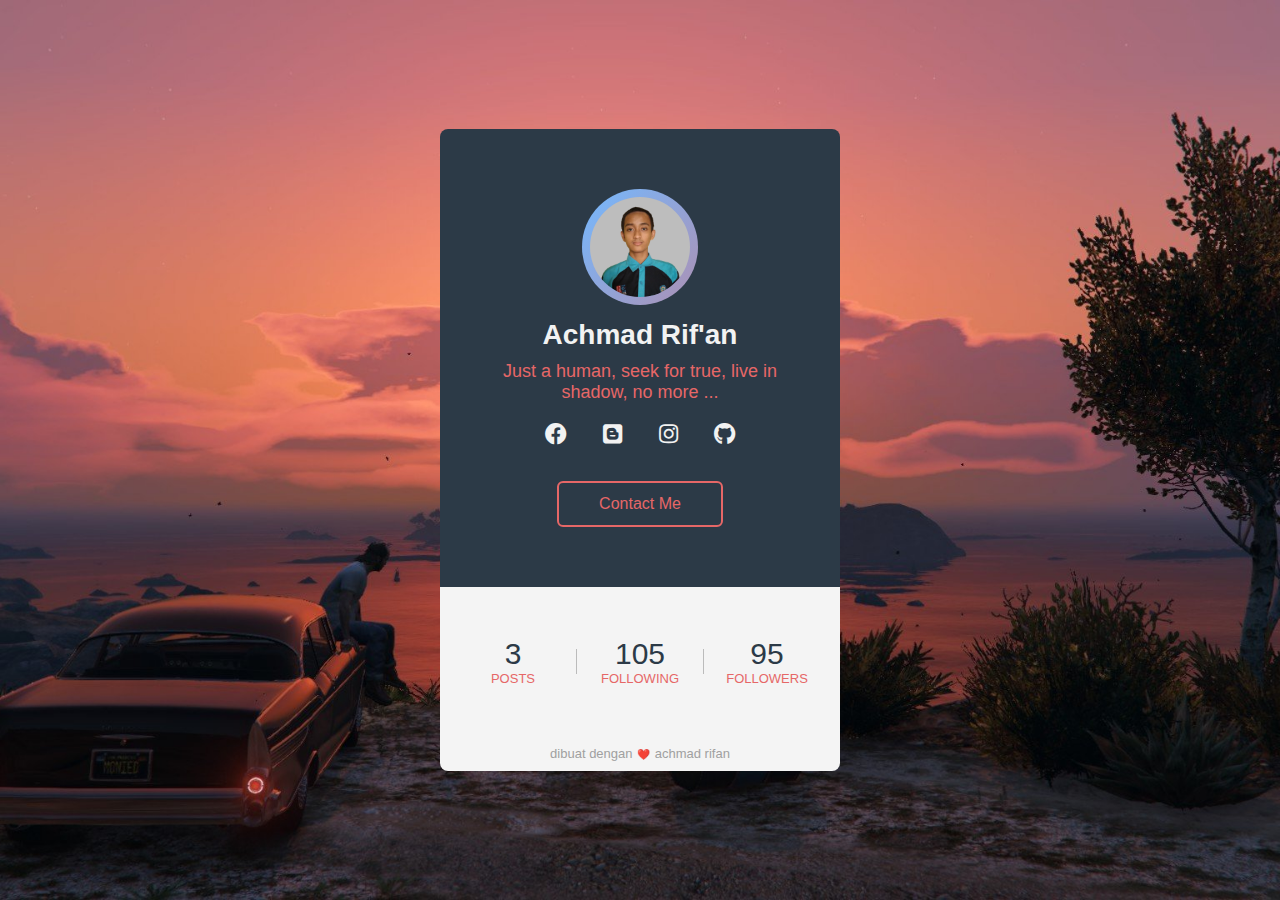
<file: ProfileCard/index.html>
<!DOCTYPE html>
<html lang="en">
<head>
    <meta charset="UTF-8">
    <meta name="viewport" content="width=device-width, initial-scale=1.0">
    <title>Profile Card Rifan</title>

    <link rel="stylesheet" href="https://cdnjs.cloudflare.com/ajax/libs/font-awesome/5.14.0/css/all.min.css">
    <link rel="stylesheet" href="style.css">
</head>
<body>
    <div class="profile-card">
        <div class="card-header">
            <div class="pic">
                <img src="img/fotoku.png" alt="">
            </div>
            <div class="name">Achmad Rif'an</div>
            <div class="desc">Just a human, seek for true, live in shadow, no more ...</div>
            <div class="sm">
                <a href="https://www.facebook.com/achrifan.aan/" target="_blank" class="fab fa-facebook"></a>
                <a href="https://www.pondoktkj.my.id/" target="_blank" class="fab fa-blogger"></a>
                <a href="https://www.instagram.com/achmadrifan_24/" class="fab fa-instagram" target="_blank"></a>
                <a href="https://github.com/AchmadRifan" target="_blank" class="fab fa-github"></a>
            </div>
            <a href="mailto:rifanfree107@gmail.com" class="contact-btn">Contact Me</a>
        </div>
        <div class="card-footer">
            <div class="numbers">
                <div class="item">
                    <span>3</span>
                    Posts
                </div>
                <div class="border"></div>
                <div class="item">
                    <span>105</span>
                    Following
                </div>
                <div class="border"></div>
                <div class="item">
                    <span>95</span>
                    Followers
                </div>
            </div>
        </div>
        <div class="footer">
            <p>Dibuat dengan <span class='love'>❤️</span> achmad rifan</p>
        </div>
    </div>
</body>
</html>
</file>
<file: ProfileCard/style.css>
*{
    margin: 0;
    padding: 0;
    font-family: "Ubuntu", sans-serif;
    box-sizing: border-box;
    text-decoration: none;
}

body{
    height: 100vh;
    background: url(img/bg.jpg) no-repeat center;
    background-size: cover;
    display: flex;
    align-items: center;
    justify-content: center;
}

.profile-card{
    width: 400px;
    text-align: center;
    border-radius: 8px;
    overflow: hidden;
}

.card-header{
    background: #2c3a47;
    padding: 60px 40px;
}

.pic{
    display: inline-block;
    padding: 8px;
    background: linear-gradient(130deg, #74b9ff, #e66767);
    margin: auto;
    border-radius: 50%;
    background-size: 200% 200%;
    animation: animated-gradient 2s linear infinite;
}

@keyframes animated-gradient{
    25%{
        background-position: left bottom;
    }
    50%{
        background-position: right bottom;
    }
    75%{
        background-position: right top;
    }
    100%{
        background-position: left top;
    }
}

.pic img{
    display: block;
    width: 100px;
    height: 100px;
    border-radius: 50%;
}

.name{
    color: #f2f2f2;
    font-size: 28px;
    font-weight: 600;
    margin: 10px 0;
}

.desc{
    font-size: 18px;
    color: #e66767;
}

.sm{
    display: flex;
    justify-content: center;
    margin: 20px 0;
}

.sm a{
    color: #f2f2f2;
    width: 56px;
    font-size: 22px;
    transition: .3s linear;
}

.sm a:hover{
       color: #e66767;
}

.contact-btn{
    display: inline-block;
    padding: 12px 40px;
    color: #e66767;
    border: 2px solid #e66767;
    border-radius: 6px;
    margin-top: 16px;
    transition: .3s linear;
}

.contact-btn:hover{
    background: #e66767;
    color: #f2f2f2;
}

.card-footer{
    background: #f4f4f4;
    padding: 50px 10px;
}

.numbers{
    display: flex;
    align-items: center;
}

.item{
    flex: 1;
    text-transform: uppercase;
    font-size: 13px;
    color: #e66767;
}

.item span{
    display: block;
    color: #2c3a47;
    font-size: 30px;
}

.border{
    width: 1px;
    height: 25px;
    background: #bbb;
}

.footer{
    font-size: small;
    color: #a0a0a0;
    padding: 10px 10px;
    background: #f4f4f4;
    text-transform: lowercase;
}

.love {
    display: inline-block;
    position: relative;
    top: .1.0em;
    font-size: 0.9em;
    -webkit-transform: scale(.9);
    -moz-transform: scale(.9);
    transform: scale(.9);
    -webkit-animation: love .5s infinite linear alternate-reverse;
    -moz-animation: love .5s infinite linear alternate-reverse;
    animation: love .5s infinite linear alternate-reverse;
}

@-webkit-keyframes love {
    to {-webkit-transform: scale(1.4);}
}

@-moz-keyframes love {
    to {-moz-transform: scale(1.4);}
}
    
@keyframes love {
    to {transform: scale(1.2);}
}
</file>
